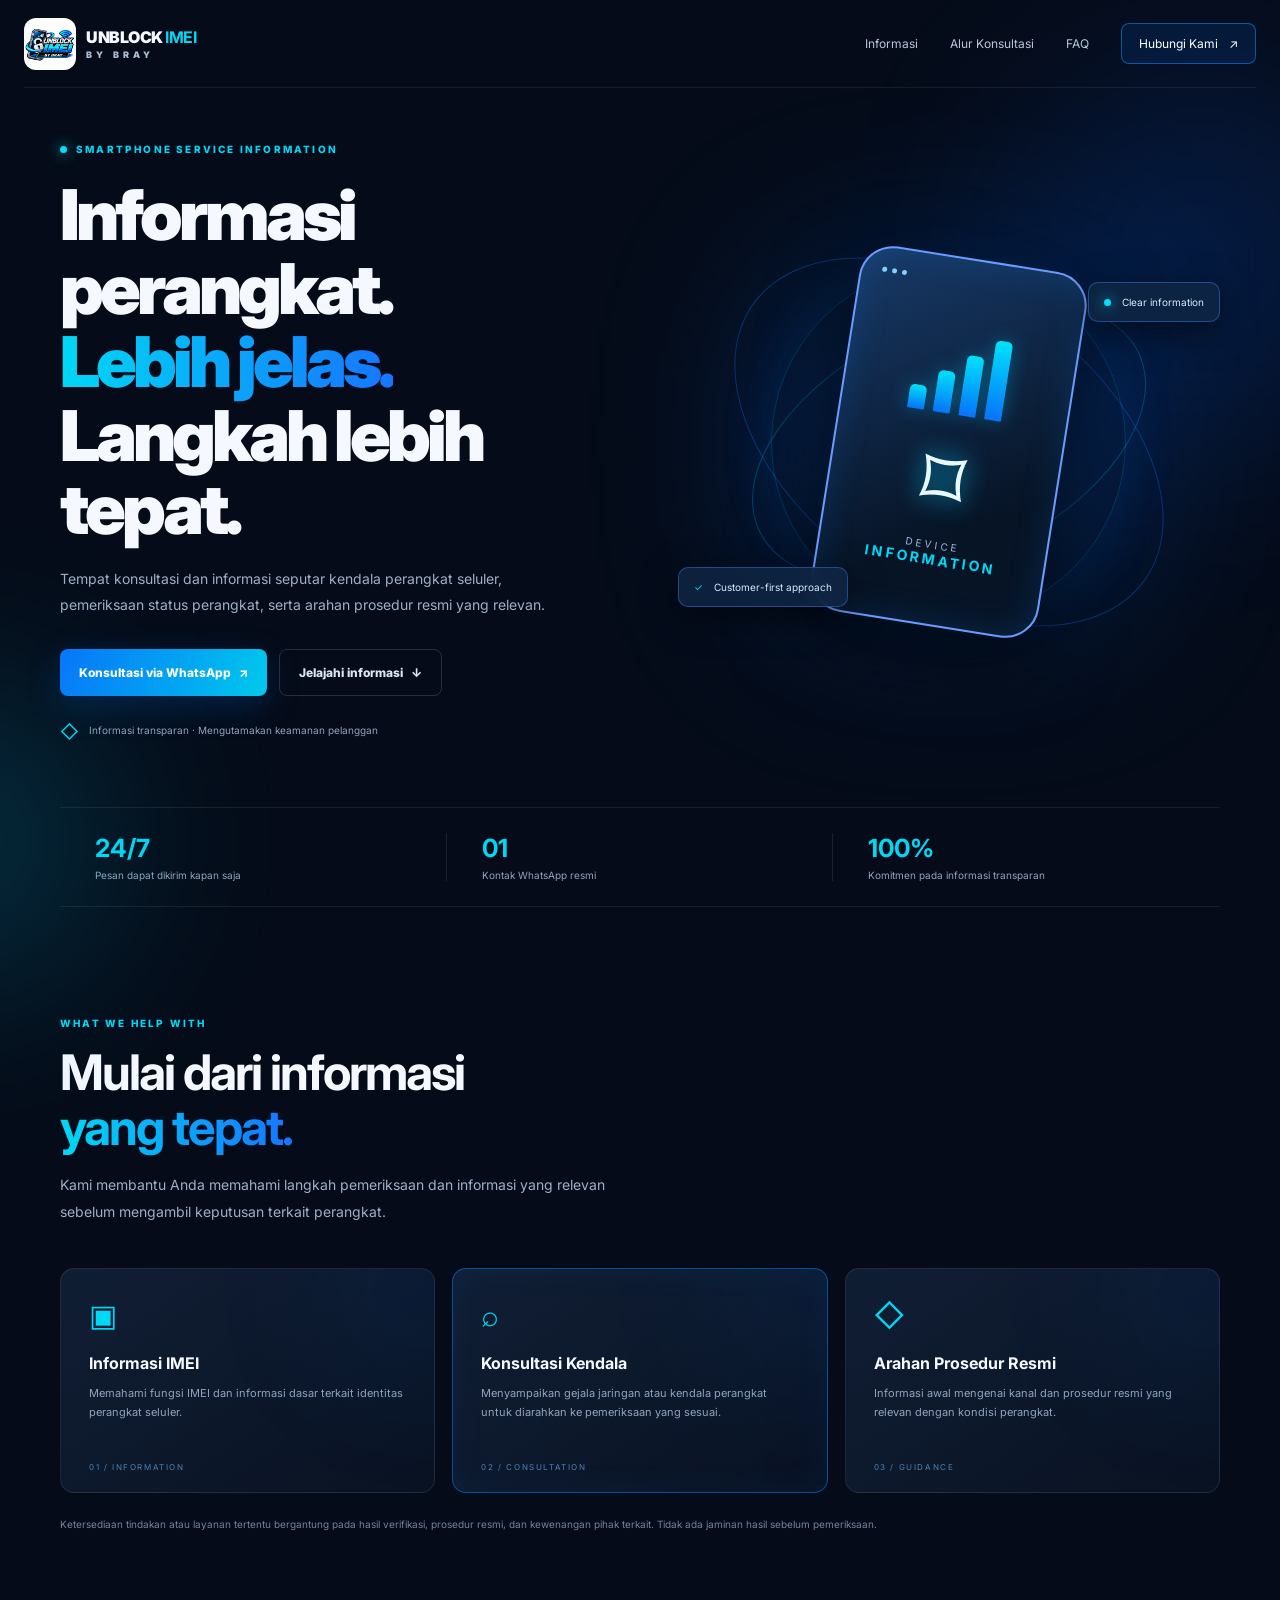
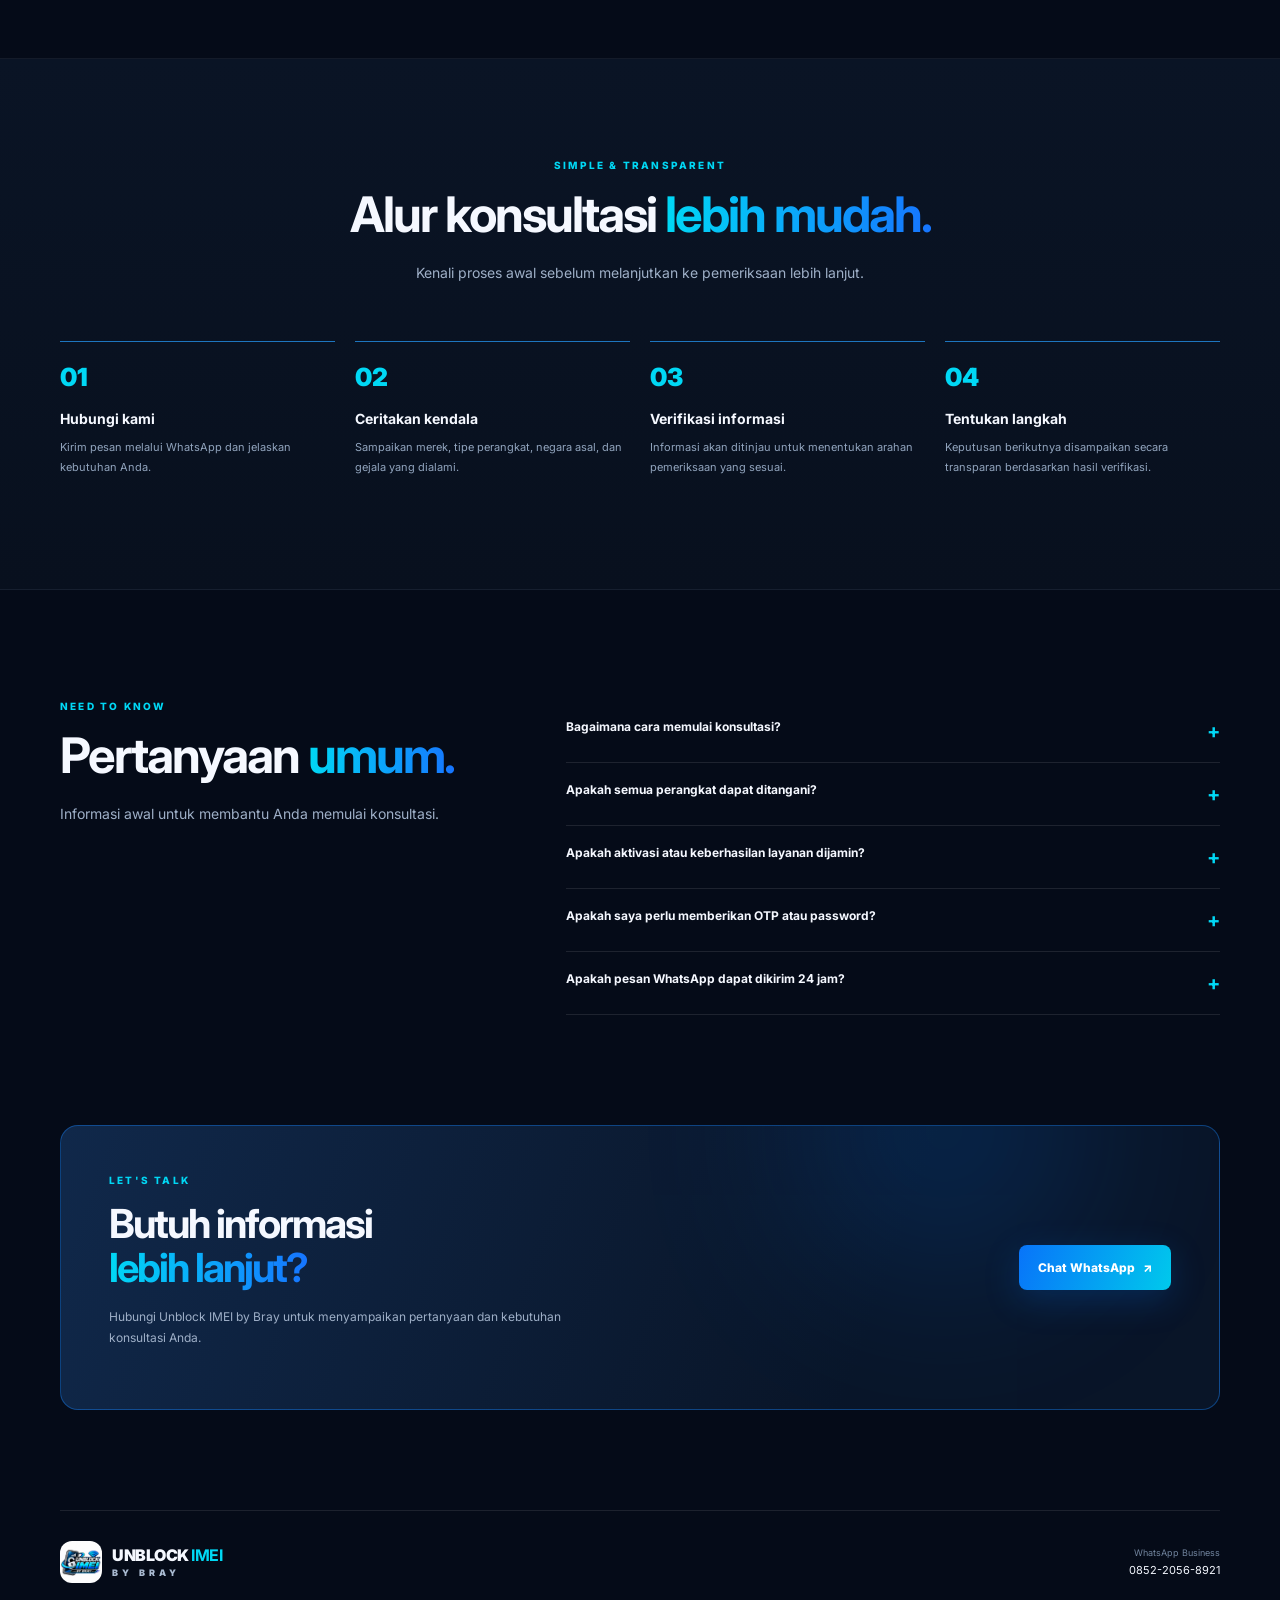
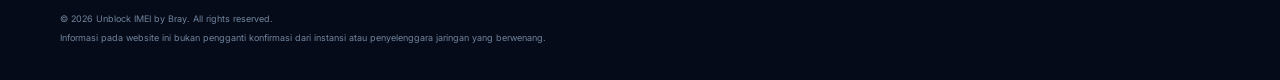
<file: index.html>
<!doctype html>
<html lang="id">
<head>
  <meta charset="utf-8">
  <meta name="viewport" content="width=device-width, initial-scale=1">
  <meta name="theme-color" content="#050b18">
  <meta name="description" content="Unblock IMEI by Bray — informasi dan konsultasi kendala perangkat seluler melalui prosedur yang transparan dan sesuai ketentuan resmi.">
  <title>Unblock IMEI by Bray | Informasi & Konsultasi Perangkat</title>
  <link rel="preconnect" href="https://fonts.googleapis.com">
  <link rel="preconnect" href="https://fonts.gstatic.com" crossorigin>
  <link href="https://fonts.googleapis.com/css2?family=Inter:wght@400;500;600;700;800;900&display=swap" rel="stylesheet">
  <link rel="stylesheet" href="styles.css">
</head>
<body>
  <div class="ambient ambient-one"></div>
  <div class="ambient ambient-two"></div>
  <header class="site-header">
    <a class="brand" href="#home" aria-label="Unblock IMEI by Bray beranda">
      <img src="logo-unblock-imei-by-bray.png" alt="Logo Unblock IMEI by Bray">
      <span>UNBLOCK <b>IMEI</b><small>BY BRAY</small></span>
    </a>
    <button class="menu-toggle" aria-label="Buka navigasi" aria-expanded="false">☰</button>
    <nav class="nav">
      <a href="#layanan">Informasi</a>
      <a href="#alur">Alur Konsultasi</a>
      <a href="#faq">FAQ</a>
      <a class="nav-cta" href="https://wa.me/6285220568921" target="_blank" rel="noopener">Hubungi Kami <span>↗</span></a>
    </nav>
  </header>

  <main>
    <section class="hero section-wrap" id="home">
      <div class="hero-copy">
        <div class="eyebrow"><span class="pulse"></span> SMARTPHONE SERVICE INFORMATION</div>
        <h1>Informasi perangkat.<br><span>Lebih jelas.</span><br>Langkah lebih tepat.</h1>
        <p class="hero-text">Tempat konsultasi dan informasi seputar kendala perangkat seluler, pemeriksaan status perangkat, serta arahan prosedur resmi yang relevan.</p>
        <div class="hero-actions">
          <a class="button button-primary" href="https://wa.me/6285220568921?text=Halo%20Unblock%20IMEI%20by%20Bray%2C%20saya%20ingin%20konsultasi." target="_blank" rel="noopener">Konsultasi via WhatsApp <span>↗</span></a>
          <a class="button button-ghost" href="#layanan">Jelajahi informasi <span>↓</span></a>
        </div>
        <div class="trust-note"><span class="shield">◇</span> Informasi transparan · Mengutamakan keamanan pelanggan</div>
      </div>
      <div class="hero-art">
        <div class="orbit orbit-a"></div><div class="orbit orbit-b"></div>
        <div class="glow-core"></div>
        <div class="device-card">
          <div class="device-top"><span></span><span></span><span></span></div>
          <div class="signal-icon"><i></i><i></i><i></i><i></i></div>
          <div class="device-lock">⌑</div>
          <div class="device-caption">DEVICE<br><b>INFORMATION</b></div>
        </div>
        <div class="float-tag tag-top"><span class="tag-dot"></span> Clear information</div>
        <div class="float-tag tag-bottom"><span class="tag-icon">✓</span> Customer-first approach</div>
        <div class="hero-ring"></div>
      </div>
    </section>

    <section class="metrics section-wrap">
      <div><b>24/7</b><span>Pesan dapat dikirim kapan saja</span></div>
      <div><b>01</b><span>Kontak WhatsApp resmi</span></div>
      <div><b>100%</b><span>Komitmen pada informasi transparan</span></div>
    </section>

    <section class="content-section section-wrap" id="layanan">
      <div class="section-heading">
        <div class="eyebrow">WHAT WE HELP WITH</div>
        <h2>Mulai dari informasi<br><span>yang tepat.</span></h2>
        <p>Kami membantu Anda memahami langkah pemeriksaan dan informasi yang relevan sebelum mengambil keputusan terkait perangkat.</p>
      </div>
      <div class="service-grid">
        <article class="service-card">
          <div class="service-icon">▣</div><h3>Informasi IMEI</h3>
          <p>Memahami fungsi IMEI dan informasi dasar terkait identitas perangkat seluler.</p><span class="card-index">01 / INFORMATION</span>
        </article>
        <article class="service-card featured">
          <div class="service-icon">⌕</div><h3>Konsultasi Kendala</h3>
          <p>Menyampaikan gejala jaringan atau kendala perangkat untuk diarahkan ke pemeriksaan yang sesuai.</p><span class="card-index">02 / CONSULTATION</span>
        </article>
        <article class="service-card">
          <div class="service-icon">◇</div><h3>Arahan Prosedur Resmi</h3>
          <p>Informasi awal mengenai kanal dan prosedur resmi yang relevan dengan kondisi perangkat.</p><span class="card-index">03 / GUIDANCE</span>
        </article>
      </div>
      <p class="disclaimer">Ketersediaan tindakan atau layanan tertentu bergantung pada hasil verifikasi, prosedur resmi, dan kewenangan pihak terkait. Tidak ada jaminan hasil sebelum pemeriksaan.</p>
    </section>

    <section class="process-section" id="alur">
      <div class="section-wrap">
        <div class="section-heading centered">
          <div class="eyebrow">SIMPLE & TRANSPARENT</div>
          <h2>Alur konsultasi <span>lebih mudah.</span></h2>
          <p>Kenali proses awal sebelum melanjutkan ke pemeriksaan lebih lanjut.</p>
        </div>
        <div class="steps">
          <div class="step"><div class="step-no">01</div><h3>Hubungi kami</h3><p>Kirim pesan melalui WhatsApp dan jelaskan kebutuhan Anda.</p></div>
          <div class="step"><div class="step-no">02</div><h3>Ceritakan kendala</h3><p>Sampaikan merek, tipe perangkat, negara asal, dan gejala yang dialami.</p></div>
          <div class="step"><div class="step-no">03</div><h3>Verifikasi informasi</h3><p>Informasi akan ditinjau untuk menentukan arahan pemeriksaan yang sesuai.</p></div>
          <div class="step"><div class="step-no">04</div><h3>Tentukan langkah</h3><p>Keputusan berikutnya disampaikan secara transparan berdasarkan hasil verifikasi.</p></div>
        </div>
      </div>
    </section>

    <section class="faq-section section-wrap" id="faq">
      <div class="section-heading">
        <div class="eyebrow">NEED TO KNOW</div>
        <h2>Pertanyaan <span>umum.</span></h2>
        <p>Informasi awal untuk membantu Anda memulai konsultasi.</p>
      </div>
      <div class="faq-list">
        <details><summary>Bagaimana cara memulai konsultasi?<span>+</span></summary><p>Hubungi WhatsApp resmi kami dan sampaikan merek, tipe perangkat, negara asal, serta kendala yang dialami.</p></details>
        <details><summary>Apakah semua perangkat dapat ditangani?<span>+</span></summary><p>Belum tentu. Kelayakan dan langkah yang dapat dilakukan harus diperiksa terlebih dahulu berdasarkan kondisi perangkat dan prosedur yang berlaku.</p></details>
        <details><summary>Apakah aktivasi atau keberhasilan layanan dijamin?<span>+</span></summary><p>Tidak ada jaminan hasil sebelum pemeriksaan. Kami hanya menyampaikan informasi dan penawaran setelah persyaratan serta kewenangan terkait diverifikasi.</p></details>
        <details><summary>Apakah saya perlu memberikan OTP atau password?<span>+</span></summary><p>Tidak. Jangan pernah membagikan OTP, PIN, password, atau akses akun pribadi kepada siapa pun.</p></details>
        <details><summary>Apakah pesan WhatsApp dapat dikirim 24 jam?<span>+</span></summary><p>Ya. Anda dapat mengirim pesan kapan saja. Waktu respons petugas manusia mengikuti ketersediaan petugas.</p></details>
      </div>
    </section>

    <section class="contact-section section-wrap">
      <div class="contact-panel">
        <div>
          <div class="eyebrow">LET'S TALK</div>
          <h2>Butuh informasi<br><span>lebih lanjut?</span></h2>
          <p>Hubungi Unblock IMEI by Bray untuk menyampaikan pertanyaan dan kebutuhan konsultasi Anda.</p>
        </div>
        <a class="button button-primary" href="https://wa.me/6285220568921?text=Halo%20Unblock%20IMEI%20by%20Bray%2C%20saya%20ingin%20konsultasi." target="_blank" rel="noopener">Chat WhatsApp <span>↗</span></a>
        <div class="contact-glow"></div>
      </div>
    </section>
  </main>

  <footer class="footer section-wrap">
    <a class="brand footer-brand" href="#home"><img src="logo-unblock-imei-by-bray.png" alt=""><span>UNBLOCK <b>IMEI</b><small>BY BRAY</small></span></a>
    <div class="footer-contact"><span>WhatsApp Business</span><a href="https://wa.me/6285220568921" target="_blank" rel="noopener">0852-2056-8921</a></div>
    <p>© <span id="year"></span> Unblock IMEI by Bray. All rights reserved.</p>
    <small class="footer-disclaimer">Informasi pada website ini bukan pengganti konfirmasi dari instansi atau penyelenggara jaringan yang berwenang.</small>
  </footer>
  <script src="script.js"></script>
</body>
</html>
</file>
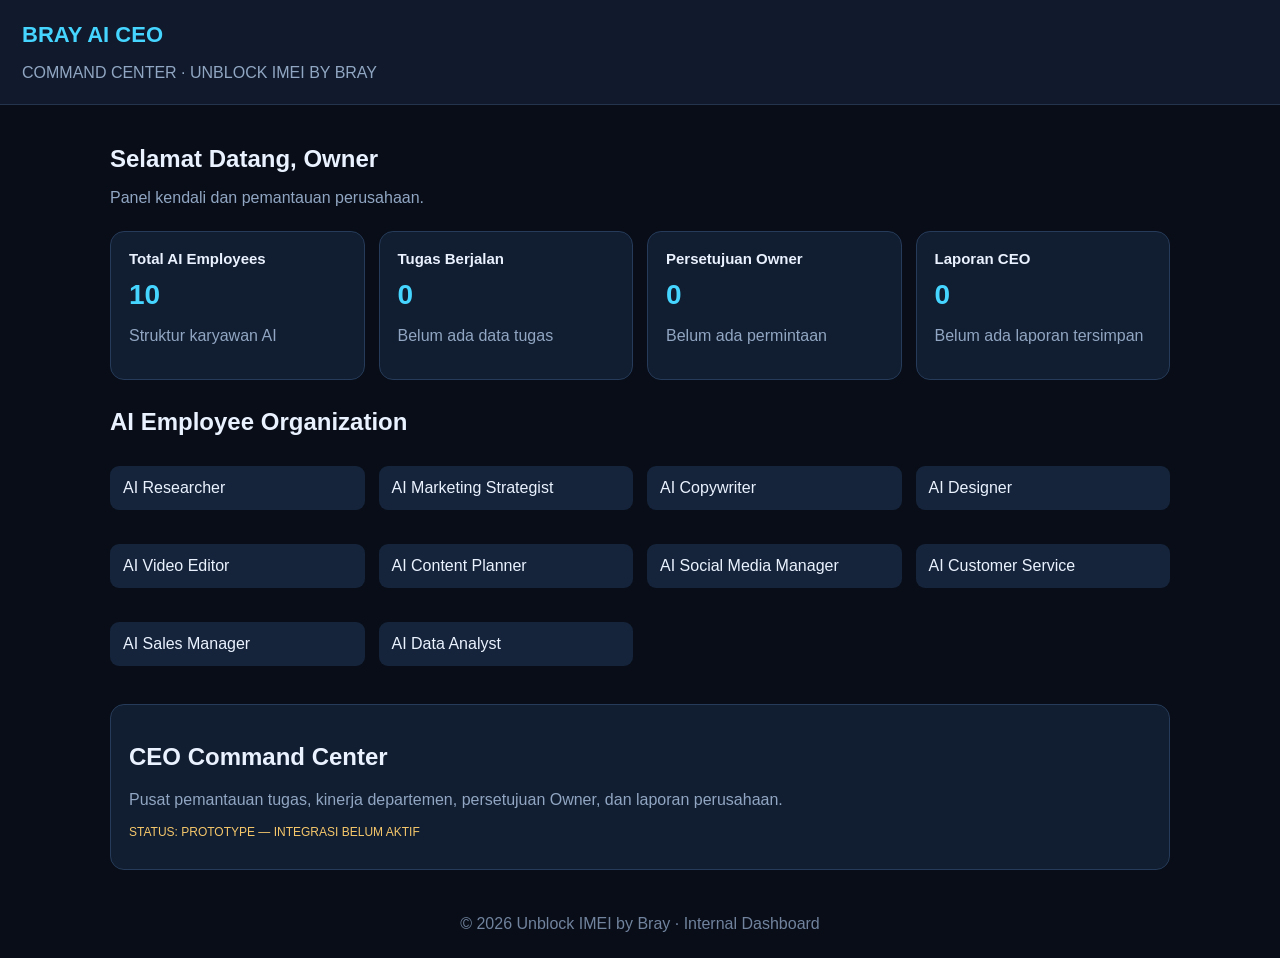
<file: dashboard/index.html>
<!DOCTYPE html>
<html lang="id">
<head>
  <meta charset="UTF-8">
  <meta name="viewport" content="width=device-width, initial-scale=1.0">
  <title>BRAY AI CEO | Command Center</title>
  <style>
    * { box-sizing: border-box; }
    body {
      margin: 0;
      font-family: Arial, sans-serif;
      background: #080d18;
      color: #eaf2ff;
    }
    header {
      padding: 22px;
      background: #101a2c;
      border-bottom: 1px solid #24344d;
    }
    header h1 { margin: 0; color: #45d5ff; font-size: 22px; }
    header p { color: #91a6c2; margin-bottom: 0; }
    main { padding: 20px; max-width: 1100px; margin: auto; }
    .welcome { margin-bottom: 24px; }
    .welcome h2 { margin-bottom: 6px; }
    .welcome p, .muted { color: #91a6c2; }
    .grid {
      display: grid;
      grid-template-columns: repeat(auto-fit, minmax(210px, 1fr));
      gap: 14px;
    }
    .card {
      background: #111d30;
      border: 1px solid #263b59;
      border-radius: 14px;
      padding: 18px;
    }
    .card h3 { margin: 0 0 12px; font-size: 15px; }
    .number { font-size: 28px; color: #45d5ff; font-weight: bold; }
    .section { margin-top: 28px; }
    .employee { margin: 10px 0; padding: 13px; background: #15243a; border-radius: 9px; }
    .status { color: #f5c76b; font-size: 12px; }
    footer { text-align: center; color: #71839d; padding: 25px; }
  </style>
</head>
<body>
  <header>
    <h1>BRAY AI CEO</h1>
    <p>COMMAND CENTER · UNBLOCK IMEI BY BRAY</p>
  </header>

  <main>
    <div class="welcome">
      <h2>Selamat Datang, Owner</h2>
      <p>Panel kendali dan pemantauan perusahaan.</p>
    </div>

    <div class="grid">
      <div class="card">
        <h3>Total AI Employees</h3>
        <div class="number">10</div>
        <p class="muted">Struktur karyawan AI</p>
      </div>
      <div class="card">
        <h3>Tugas Berjalan</h3>
        <div class="number">0</div>
        <p class="muted">Belum ada data tugas</p>
      </div>
      <div class="card">
        <h3>Persetujuan Owner</h3>
        <div class="number">0</div>
        <p class="muted">Belum ada permintaan</p>
      </div>
      <div class="card">
        <h3>Laporan CEO</h3>
        <div class="number">0</div>
        <p class="muted">Belum ada laporan tersimpan</p>
      </div>
    </div>

    <section class="section">
      <h2>AI Employee Organization</h2>
      <div class="grid">
        <div class="employee">AI Researcher</div>
        <div class="employee">AI Marketing Strategist</div>
        <div class="employee">AI Copywriter</div>
        <div class="employee">AI Designer</div>
        <div class="employee">AI Video Editor</div>
        <div class="employee">AI Content Planner</div>
        <div class="employee">AI Social Media Manager</div>
        <div class="employee">AI Customer Service</div>
        <div class="employee">AI Sales Manager</div>
        <div class="employee">AI Data Analyst</div>
      </div>
    </section>

    <section class="section card">
      <h2>CEO Command Center</h2>
      <p class="muted">Pusat pemantauan tugas, kinerja departemen,
      persetujuan Owner, dan laporan perusahaan.</p>
      <p class="status">STATUS: PROTOTYPE — INTEGRASI BELUM AKTIF</p>
    </section>
  </main>

  <footer>© 2026 Unblock IMEI by Bray · Internal Dashboard</footer>
</body>
</html>
</file>
<file: styles.css>
*{box-sizing:border-box}html{scroll-behavior:smooth}body{margin:0;background:#050b18;color:#f5f8ff;font-family:Inter,Arial,sans-serif;overflow-x:hidden}a{color:inherit;text-decoration:none}.ambient{position:absolute;filter:blur(100px);border-radius:50%;pointer-events:none;opacity:.22}.ambient-one{width:360px;height:360px;background:#0755d9;top:80px;right:-100px}.ambient-two{width:280px;height:280px;background:#00c9ee;top:700px;left:-180px}.section-wrap{width:min(1160px,calc(100% - 48px));margin:auto}.site-header{height:88px;display:flex;align-items:center;justify-content:space-between;width:min(1240px,calc(100% - 48px));margin:auto;border-bottom:1px solid #ffffff12;position:relative;z-index:5}.brand{display:flex;align-items:center;gap:10px;font-size:16px;font-weight:900;letter-spacing:-.5px}.brand img{width:52px;height:52px;object-fit:contain;border-radius:12px}.brand b{color:#00d9f5}.brand small{display:block;font-size:9px;letter-spacing:4px;color:#a9bad1;margin-top:2px}.nav{display:flex;align-items:center;gap:32px;font-size:12px;color:#b9c6d9}.nav a:hover{color:#fff}.nav-cta{padding:12px 17px;border:1px solid #168dff88;border-radius:8px;color:#fff!important;background:#0861d522}.nav-cta span,.button span{margin-left:8px}.menu-toggle{display:none;background:none;border:0;color:white;font-size:25px}.hero{min-height:620px;display:grid;grid-template-columns:1.04fr .96fr;align-items:center;gap:30px;padding-top:55px;padding-bottom:65px}.eyebrow{font-size:10px;letter-spacing:2.2px;color:#00d8f5;font-weight:800;display:flex;align-items:center;gap:9px}.pulse,.tag-dot{width:7px;height:7px;background:#00e0fa;border-radius:50%;box-shadow:0 0 14px #00dfff}.hero h1{font-size:clamp(42px,5.5vw,70px);line-height:1.05;letter-spacing:-4px;margin:23px 0 20px;font-weight:900}.hero h1 span,.section-heading h2 span,.contact-panel h2 span{background:linear-gradient(90deg,#00d8f5,#1675ff);-webkit-background-clip:text;background-clip:text;color:transparent}.hero-text,.section-heading>p{color:#9eafc7;font-size:14px;line-height:1.9;max-width:520px}.hero-actions{display:flex;gap:12px;flex-wrap:wrap;margin-top:30px}.button{display:inline-flex;align-items:center;justify-content:center;padding:15px 19px;border-radius:8px;font-size:12px;font-weight:800;transition:.2s}.button:hover{transform:translateY(-2px)}.button-primary{background:linear-gradient(110deg,#0874f9,#00c9ec);color:#fff;box-shadow:0 10px 35px #0079ff35}.button-ghost{border:1px solid #ffffff25;color:#dce7f6}.trust-note{font-size:10px;color:#8fa4bd;margin-top:25px}.shield{color:#00d8f5;font-size:18px;vertical-align:middle;margin-right:7px}.hero-art{height:470px;position:relative;display:grid;place-items:center}.glow-core{width:300px;height:300px;background:#006eff;filter:blur(100px);opacity:.35;position:absolute}.orbit{position:absolute;border:1px solid #00cfff45;border-radius:50%;transform:rotate(-25deg)}.orbit-a{width:420px;height:240px}.orbit-b{width:480px;height:300px;transform:rotate(35deg);border-color:#236fff55}.hero-ring{position:absolute;width:355px;height:355px;border:1px solid #00cfff30;border-radius:50%;box-shadow:0 0 55px #007bff20}.device-card{width:230px;height:370px;border:2px solid #6a9dff;border-radius:34px;background:linear-gradient(150deg,#183a68,#071426 70%);box-shadow:0 25px 80px #000a,inset 0 0 35px #158bff28;transform:rotate(9deg);position:relative;z-index:2;padding:20px;display:flex;flex-direction:column;align-items:center}.device-top{display:flex;gap:5px;align-self:flex-start}.device-top span{width:5px;height:5px;background:#83cfff;border-radius:50%}.signal-icon{height:90px;display:flex;align-items:end;gap:9px;margin-top:40px}.signal-icon i{width:17px;border-radius:5px 5px 1px 1px;background:linear-gradient(#00e2fa,#0872f9);box-shadow:0 0 20px #00cfff55}.signal-icon i:nth-child(1){height:24px}.signal-icon i:nth-child(2){height:42px}.signal-icon i:nth-child(3){height:61px}.signal-icon i:nth-child(4){height:80px}.device-lock{font-size:84px;color:#e9f8ff;text-shadow:0 0 25px #00cfff;margin-top:15px}.device-caption{text-align:center;font-size:10px;letter-spacing:3px;color:#9db9dc;margin-top:10px}.device-caption b{color:#00d8f5;font-size:14px}.float-tag{position:absolute;z-index:3;background:#102644dd;border:1px solid #3c8cff66;padding:13px 15px;border-radius:10px;font-size:10px;color:#d9eaff;box-shadow:0 10px 35px #0008;backdrop-filter:blur(12px)}.tag-top{top:75px;right:0}.tag-bottom{bottom:70px;left:0}.tag-icon{color:#00e3fa;margin-right:8px}.tag-dot{display:inline-block;margin-right:8px}.metrics{border-top:1px solid #ffffff15;border-bottom:1px solid #ffffff15;display:grid;grid-template-columns:repeat(3,1fr);padding:25px 0;margin-bottom:110px}.metrics div{display:flex;flex-direction:column;gap:6px;padding-left:35px;border-right:1px solid #ffffff18}.metrics div:last-child{border:0}.metrics b{font-size:25px;color:#00d8f5}.metrics span{font-size:10px;color:#8fa4bd}.content-section{padding-bottom:115px}.section-heading h2{font-size:clamp(34px,4vw,49px);line-height:1.12;letter-spacing:-2px;margin:17px 0}.section-heading>p{max-width:570px}.service-grid{display:grid;grid-template-columns:repeat(3,1fr);gap:17px;margin-top:42px}.service-card{background:linear-gradient(145deg,#101e34,#091222);border:1px solid #ffffff16;border-radius:14px;padding:28px;min-height:225px;position:relative;overflow:hidden}.service-card:after{content:"";position:absolute;width:150px;height:150px;border-radius:50%;background:#007aff;filter:blur(80px);opacity:.13;right:-60px;top:-50px}.service-card.featured{border-color:#087fff88;box-shadow:inset 0 0 35px #087fff12}.service-icon{font-size:30px;color:#00d8f5}.service-card h3{font-size:16px;margin:20px 0 10px}.service-card p,.step p{font-size:11px;line-height:1.8;color:#91a4bd}.card-index{position:absolute;bottom:20px;font-size:8px;letter-spacing:1.6px;color:#4f80b6}.disclaimer{font-size:10px;color:#71849e;line-height:1.8;margin-top:22px}.process-section{padding:100px 0;background:linear-gradient(180deg,#0a1425,#08101e);border-top:1px solid #ffffff0c;border-bottom:1px solid #ffffff0c}.centered{text-align:center}.centered .eyebrow{justify-content:center}.centered>p{margin:0 auto}.steps{display:grid;grid-template-columns:repeat(4,1fr);gap:20px;margin-top:55px}.step{border-top:1px solid #1d75bf;padding-top:20px}.step-no{font-size:25px;color:#00d8f5;font-weight:900}.step h3{font-size:14px;margin:18px 0 8px}.faq-section{padding-top:110px;padding-bottom:110px;display:grid;grid-template-columns:.8fr 1.2fr;gap:70px}.faq-list details{border-bottom:1px solid #ffffff19;padding:19px 0}.faq-list summary{list-style:none;cursor:pointer;font-size:12px;font-weight:700;display:flex;justify-content:space-between;gap:15px}.faq-list summary::-webkit-details-marker{display:none}.faq-list summary span{font-size:20px;color:#00d8f5;transition:.2s}.faq-list details[open] summary span{transform:rotate(45deg)}.faq-list details p{font-size:11px;line-height:1.8;color:#91a4bd;max-width:570px}.contact-section{padding-bottom:100px}.contact-panel{position:relative;overflow:hidden;border:1px solid #1685ff66;border-radius:18px;padding:48px;display:flex;align-items:center;justify-content:space-between;gap:30px;background:linear-gradient(110deg,#10284a,#091528 70%)}.contact-panel h2{font-size:40px;letter-spacing:-2px;line-height:1.1;margin:16px 0}.contact-panel p{font-size:12px;color:#9eafc7;max-width:480px;line-height:1.8}.contact-panel .button{position:relative;z-index:2;white-space:nowrap}.contact-glow{position:absolute;width:250px;height:250px;border-radius:50%;background:#007bff;filter:blur(100px);opacity:.23;right:150px;top:-120px}.footer{border-top:1px solid #ffffff18;padding-top:30px;padding-bottom:35px;display:grid;grid-template-columns:1fr auto;gap:20px;align-items:center}.footer-brand img{width:42px;height:42px}.footer-contact{display:flex;flex-direction:column;gap:5px;text-align:right;font-size:11px}.footer-contact span,.footer p,.footer-disclaimer{color:#71849e;font-size:9px}.footer p{grid-column:1/-1;margin:10px 0 0}.footer-disclaimer{grid-column:1/-1;line-height:1.7;margin-top:-14px}
@media(max-width:800px){.nav{gap:17px}.hero{grid-template-columns:1fr;padding-top:70px}.hero-art{height:420px}.hero-copy{max-width:650px}.metrics{margin-bottom:80px}.faq-section{grid-template-columns:1fr;gap:25px}.steps{grid-template-columns:repeat(2,1fr)}}
@media(max-width:600px){.section-wrap,.site-header{width:calc(100% - 34px)}.site-header{height:72px}.brand img{width:43px;height:43px}.brand{font-size:13px}.menu-toggle{display:block}.nav{display:none;position:absolute;top:71px;left:0;right:0;background:#0b1729;border:1px solid #ffffff20;border-radius:12px;padding:18px;flex-direction:column;align-items:stretch;gap:18px}.nav.open{display:flex}.nav-cta{text-align:center}.hero{padding-top:58px;gap:10px}.hero h1{font-size:44px;letter-spacing:-2.8px}.hero-text{font-size:13px}.hero-art{height:380px;transform:scale(.9);margin:0 -20px}.device-card{width:205px;height:330px}.tag-top{right:5px;top:48px}.tag-bottom{left:0;bottom:45px}.metrics{grid-template-columns:1fr;gap:18px;padding:22px 0;margin-bottom:75px}.metrics div{border:0;border-bottom:1px solid #ffffff18;padding:0 0 14px}.metrics div:last-child{border:0;padding-bottom:0}.content-section{padding-bottom:75px}.service-grid{grid-template-columns:1fr}.service-card{min-height:190px}.process-section{padding:75px 0}.steps{grid-template-columns:1fr 1fr;gap:22px 14px}.faq-section{padding-top:75px;padding-bottom:75px}.contact-section{padding-bottom:70px}.contact-panel{padding:30px 23px;align-items:flex-start;flex-direction:column}.contact-panel h2{font-size:35px}.footer{grid-template-columns:1fr;gap:15px}.footer-contact{text-align:left}.footer p,.footer-disclaimer{grid-column:auto}.footer-disclaimer{margin-top:-10px}}
</file>
